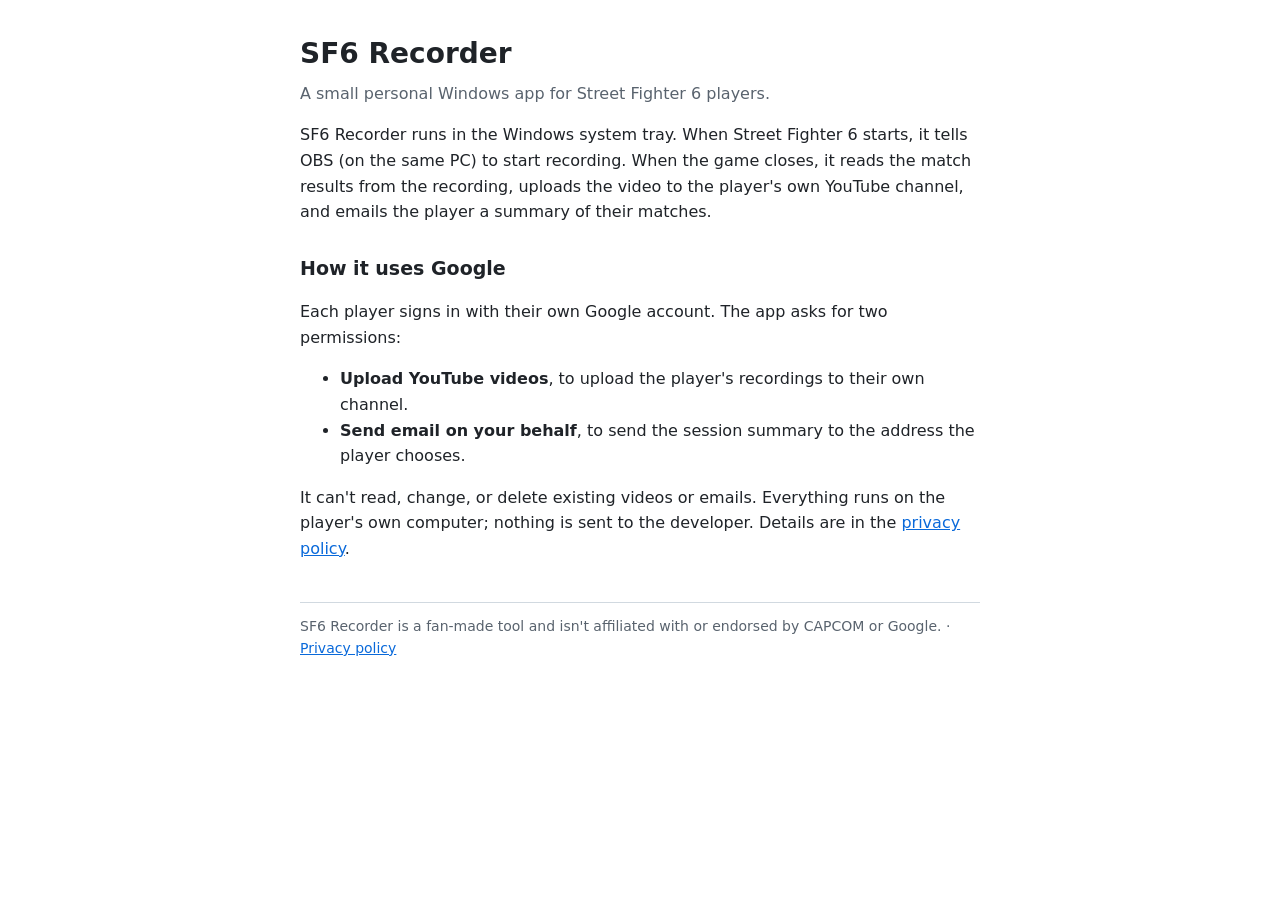
<file: index.html>
<!doctype html>
<html lang="en">
<head>
<meta charset="utf-8">
<meta name="viewport" content="width=device-width, initial-scale=1">
<title>SF6 Recorder</title>
<link rel="stylesheet" href="style.css">
</head>
<body>
<main>
<h1>SF6 Recorder</h1>
<p class="lead">A small personal Windows app for Street Fighter 6 players.</p>
<p>SF6 Recorder runs in the Windows system tray. When Street Fighter 6 starts, it tells OBS (on the same PC) to start recording. When the game closes, it reads the match results from the recording, uploads the video to the player's own YouTube channel, and emails the player a summary of their matches.</p>
<h2>How it uses Google</h2>
<p>Each player signs in with their own Google account. The app asks for two permissions:</p>
<ul>
<li><strong>Upload YouTube videos</strong>, to upload the player's recordings to their own channel.</li>
<li><strong>Send email on your behalf</strong>, to send the session summary to the address the player chooses.</li>
</ul>
<p>It can't read, change, or delete existing videos or emails. Everything runs on the player's own computer; nothing is sent to the developer. Details are in the <a href="privacy.html">privacy policy</a>.</p>
<footer>SF6 Recorder is a fan-made tool and isn't affiliated with or endorsed by CAPCOM or Google. · <a href="privacy.html">Privacy policy</a></footer>
</main>
</body>
</html>
</file>
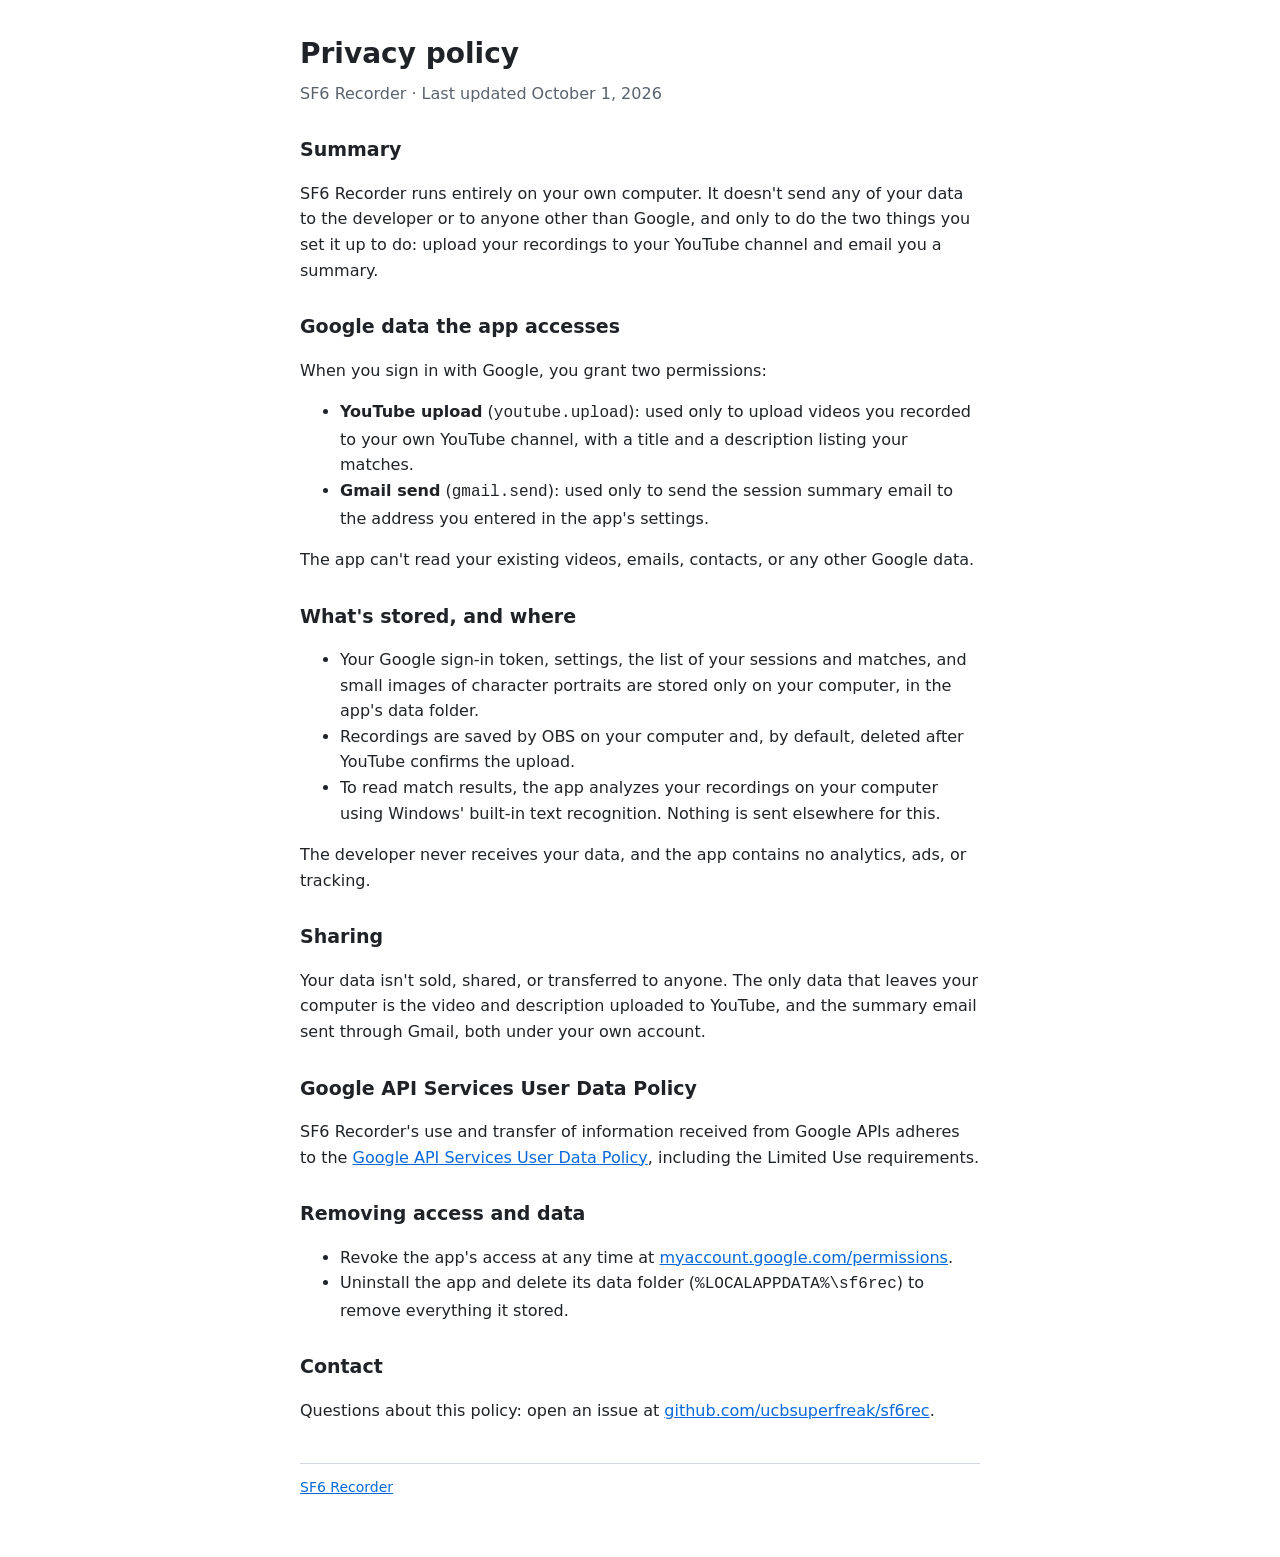
<file: privacy.html>
<!doctype html>
<html lang="en">
<head>
<meta charset="utf-8">
<meta name="viewport" content="width=device-width, initial-scale=1">
<title>SF6 Recorder privacy policy</title>
<link rel="stylesheet" href="style.css">
</head>
<body>
<main>
<h1>Privacy policy</h1>
<p class="lead">SF6 Recorder · Last updated October 1, 2026</p>

<h2>Summary</h2>
<p>SF6 Recorder runs entirely on your own computer. It doesn't send any of your data to the developer or to anyone other than Google, and only to do the two things you set it up to do: upload your recordings to your YouTube channel and email you a summary.</p>

<h2>Google data the app accesses</h2>
<p>When you sign in with Google, you grant two permissions:</p>
<ul>
<li><strong>YouTube upload</strong> (<code>youtube.upload</code>): used only to upload videos you recorded to your own YouTube channel, with a title and a description listing your matches.</li>
<li><strong>Gmail send</strong> (<code>gmail.send</code>): used only to send the session summary email to the address you entered in the app's settings.</li>
</ul>
<p>The app can't read your existing videos, emails, contacts, or any other Google data.</p>

<h2>What's stored, and where</h2>
<ul>
<li>Your Google sign-in token, settings, the list of your sessions and matches, and small images of character portraits are stored only on your computer, in the app's data folder.</li>
<li>Recordings are saved by OBS on your computer and, by default, deleted after YouTube confirms the upload.</li>
<li>To read match results, the app analyzes your recordings on your computer using Windows' built-in text recognition. Nothing is sent elsewhere for this.</li>
</ul>
<p>The developer never receives your data, and the app contains no analytics, ads, or tracking.</p>

<h2>Sharing</h2>
<p>Your data isn't sold, shared, or transferred to anyone. The only data that leaves your computer is the video and description uploaded to YouTube, and the summary email sent through Gmail, both under your own account.</p>

<h2>Google API Services User Data Policy</h2>
<p>SF6 Recorder's use and transfer of information received from Google APIs adheres to the <a href="https://developers.google.com/terms/api-services-user-data-policy">Google API Services User Data Policy</a>, including the Limited Use requirements.</p>

<h2>Removing access and data</h2>
<ul>
<li>Revoke the app's access at any time at <a href="https://myaccount.google.com/permissions">myaccount.google.com/permissions</a>.</li>
<li>Uninstall the app and delete its data folder (<code>%LOCALAPPDATA%\sf6rec</code>) to remove everything it stored.</li>
</ul>

<h2>Contact</h2>
<p>Questions about this policy: open an issue at <a href="https://github.com/ucbsuperfreak/sf6rec/issues">github.com/ucbsuperfreak/sf6rec</a>.</p>

<footer><a href="index.html">SF6 Recorder</a></footer>
</main>
</body>
</html>
</file>
<file: style.css>
:root { --bg: #ffffff; --fg: #1f2328; --muted: #59636e; --link: #0969da; --rule: #d1d9e0; }
@media (prefers-color-scheme: dark) { :root { --bg: #0d1117; --fg: #e6edf3; --muted: #9198a1; --link: #4493f8; --rule: #3d444d; } }
body { background: var(--bg); color: var(--fg); font: 16px/1.6 system-ui, -apple-system, "Segoe UI", sans-serif; margin: 0; }
main { max-width: 680px; margin: 0 auto; padding: 32px 16px 64px; }
h1 { font-size: 28px; margin: 0 0 4px; } h2 { font-size: 19px; margin: 28px 0 8px; }
p.lead { color: var(--muted); margin-top: 0; } a { color: var(--link); }
footer { border-top: 1px solid var(--rule); margin-top: 40px; padding-top: 12px; color: var(--muted); font-size: 14px; }
</file>
